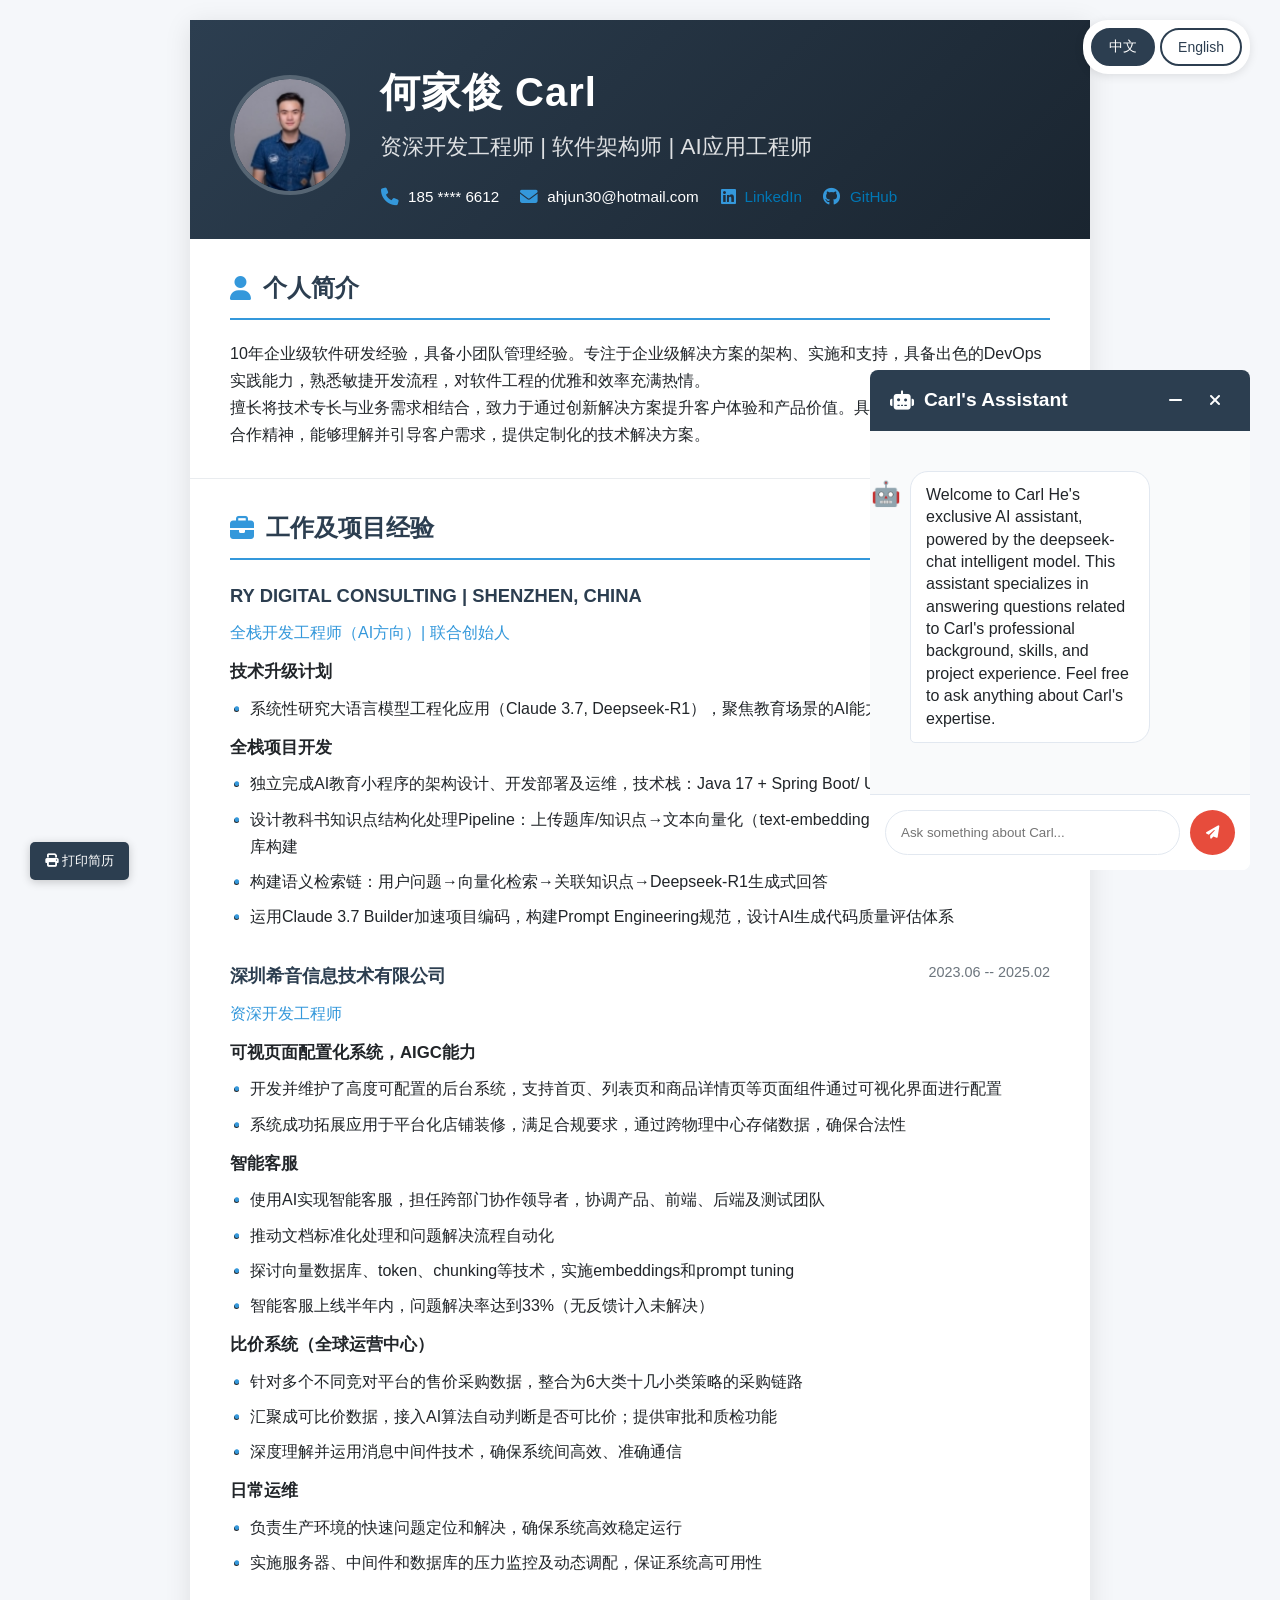
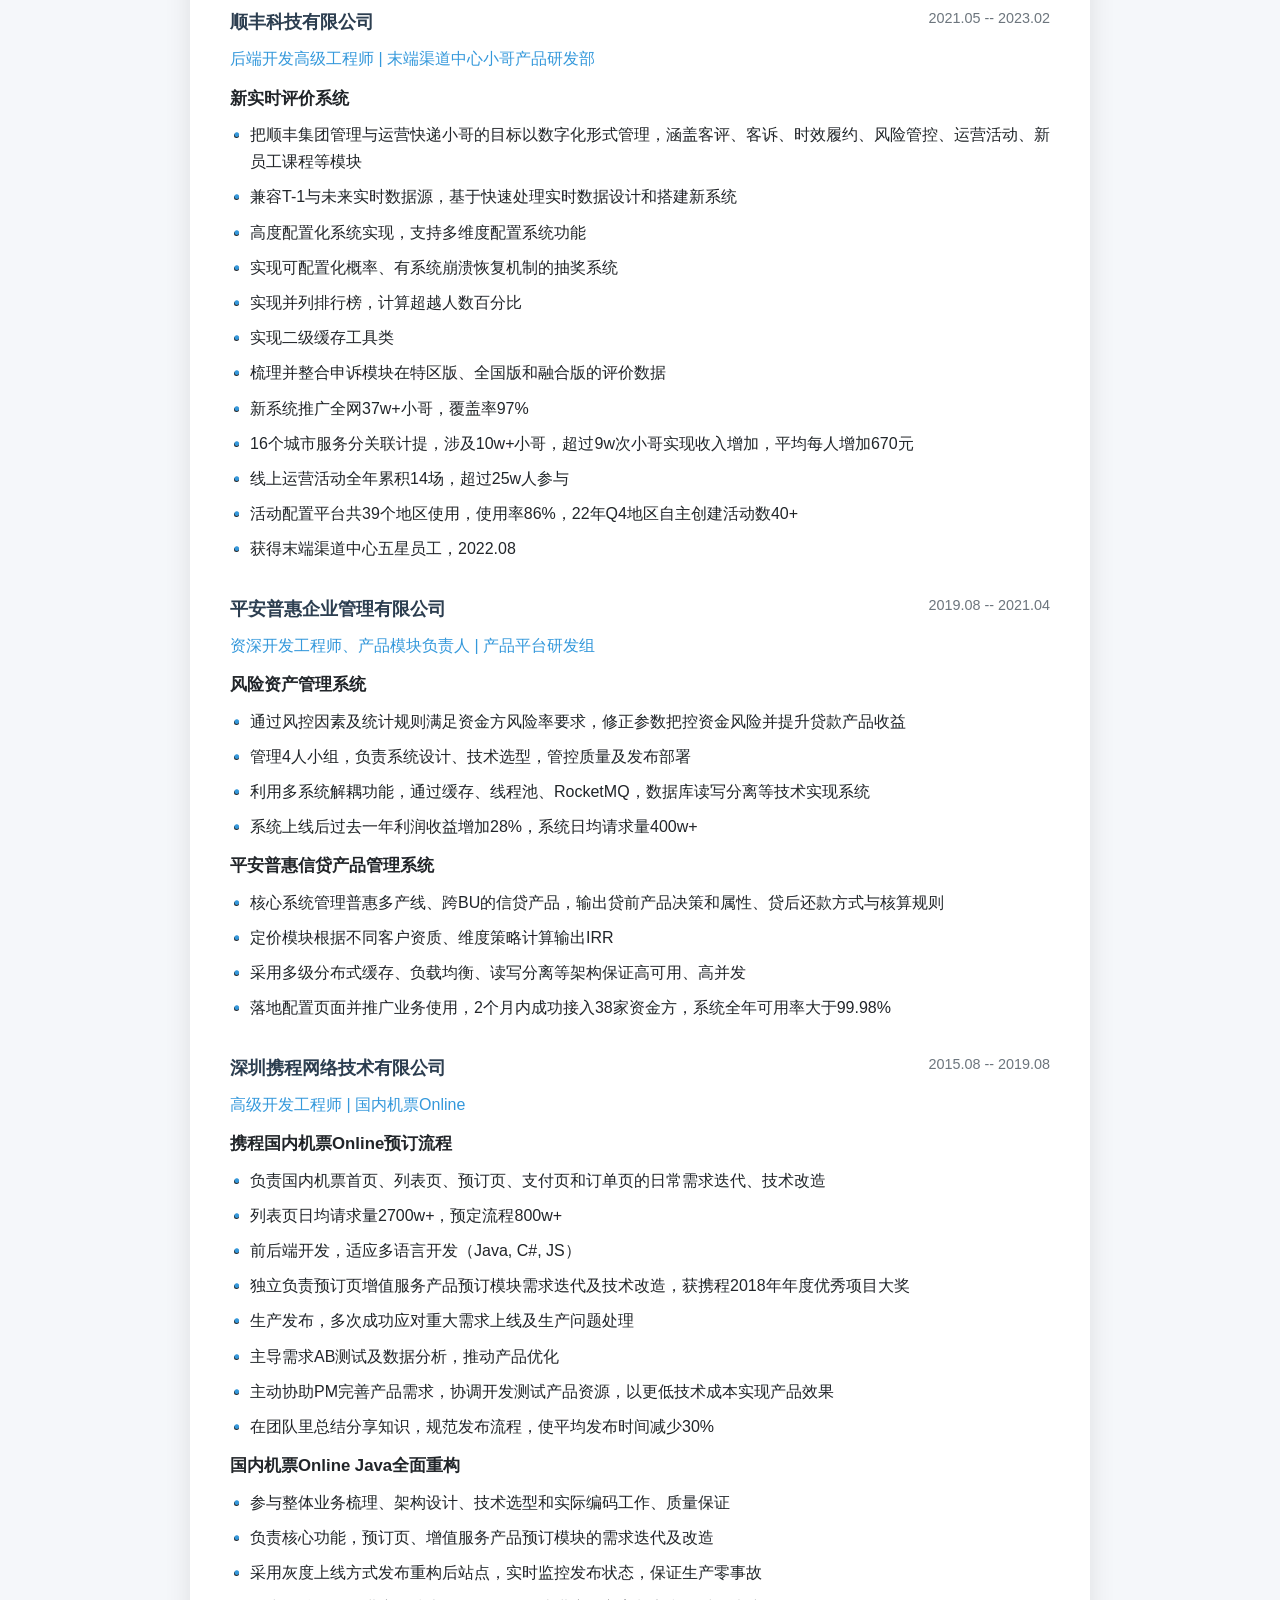
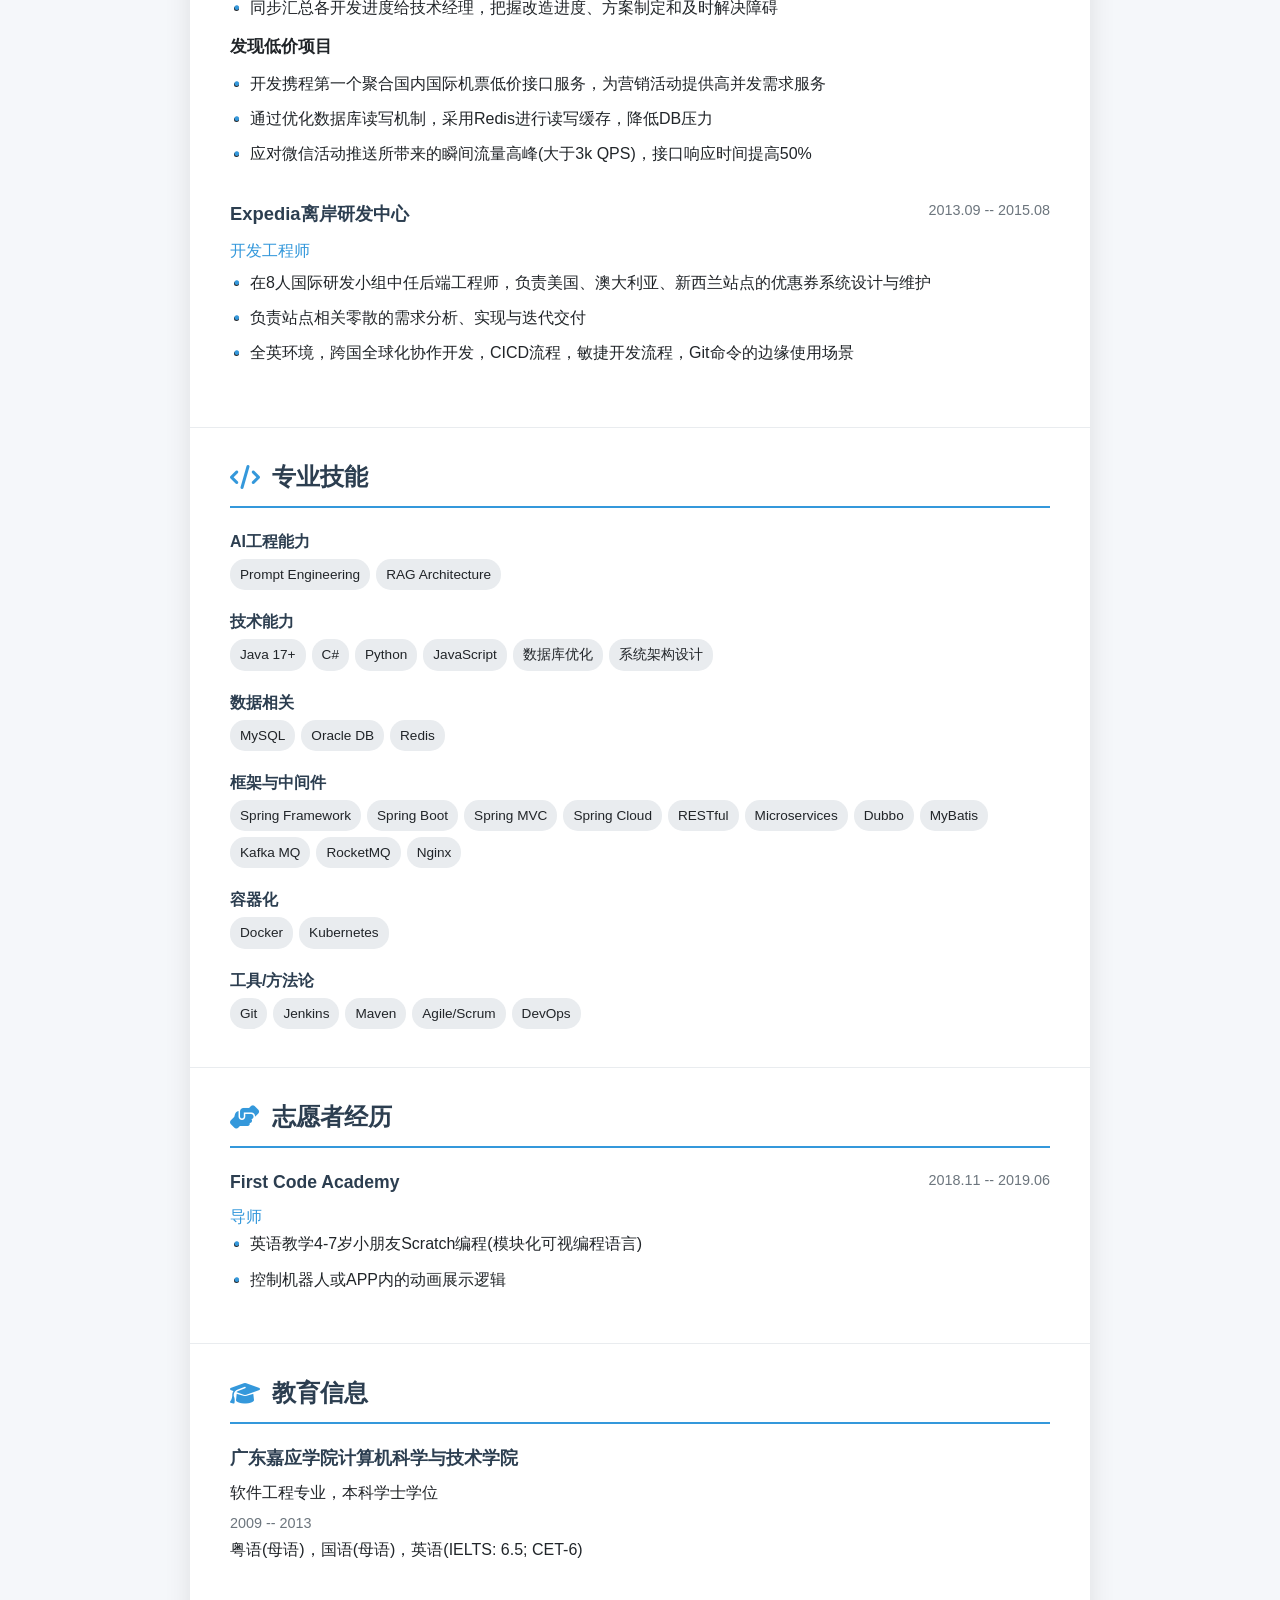
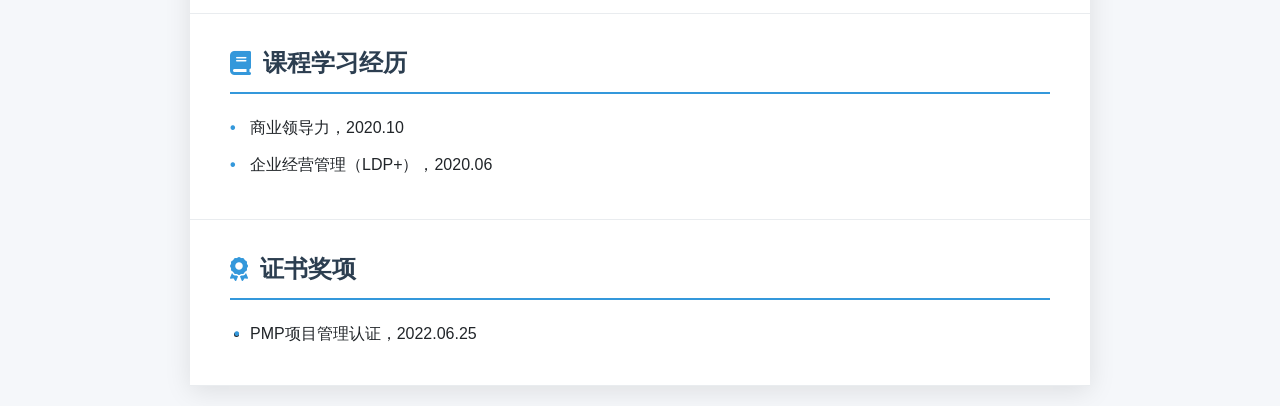
<file: index.html>
<!DOCTYPE html>
<html lang="zh-CN">
<head>
    <meta charset="UTF-8">
    <meta name="viewport" content="width=device-width, initial-scale=1.0">
    <title>何家俊(Carl) - 资深开发工程师</title>
    <link rel="stylesheet" href="https://cdnjs.cloudflare.com/ajax/libs/font-awesome/6.4.0/css/all.min.css">
    <style>
        /* resume style start */
        :root {
            --primary: #2c3e50;
            --secondary: #3498db;
            --accent: #e74c3c;
            --light: #f8f9fa;
            --dark: #212529;
            --gray: #6c757d;
            --light-gray: #e9ecef;
            --border: #dee2e6;
            --shadow: rgba(0, 0, 0, 0.1);
        }
        
        * {
            margin: 0;
            padding: 0;
            box-sizing: border-box;
        }
        
        body {
            font-family: 'Segoe UI', 'Microsoft YaHei', sans-serif;
            line-height: 1.6;
            color: var(--dark);
            background-color: #f5f7fa;
            padding: 0;
            margin: 0;
        }
        
        .resume-container {
            max-width: 900px;
            margin: 20px auto;
            background: white;
            box-shadow: 0 5px 25px var(--shadow);
            position: relative;
            overflow: hidden;
        }
        
        /* Header Styles */
        .resume-header {
            background: linear-gradient(135deg, var(--primary), #1a2530);
            color: white;
            padding: 40px 40px 30px;
            position: relative;
        }
        
        .header-content {
            display: flex;
            align-items: center;
            position: relative;
            z-index: 2;
        }
        
        .profile-img {
            width: 120px;
            height: 120px;
            border-radius: 50%;
            border: 4px solid rgba(255, 255, 255, 0.2);
            background: #2c3e50;
            display: flex;
            align-items: center;
            justify-content: center;
            margin-right: 30px;
            overflow: hidden;
        }
        
        .profile-img i {
            font-size: 60px;
            color: rgba(255, 255, 255, 0.3);
        }
        
        .header-text {
            flex: 1;
        }
        
        .name {
            font-size: 2.5rem;
            font-weight: 700;
            margin-bottom: 5px;
            letter-spacing: 1px;
        }
        
        .title {
            font-size: 1.4rem;
            font-weight: 300;
            color: rgba(255, 255, 255, 0.85);
            margin-bottom: 20px;
        }
        
        .contact-info {
            display: flex;
            flex-wrap: wrap;
            gap: 20px;
            margin-top: 15px;
        }
        
        .contact-item {
            display: flex;
            align-items: center;
            font-size: 0.95rem;
        }
        
        .contact-item i {
            margin-right: 8px;
            font-size: 1.1rem;
            width: 20px;
            text-align: center;
            color: var(--secondary);
        }
        
        /* Section Styles */
        .resume-section {
            padding: 30px 40px;
            border-bottom: 1px solid var(--light-gray);
        }
        
        .section-title {
            color: var(--primary);
            font-size: 1.5rem;
            font-weight: 600;
            margin-bottom: 20px;
            padding-bottom: 10px;
            border-bottom: 2px solid var(--secondary);
            display: flex;
            align-items: center;
        }
        
        .section-title i {
            margin-right: 12px;
            color: var(--secondary);
        }
        
        .section-content {
            line-height: 1.7;
        }
        
        /* Experience Styles */
        .experience-item {
            margin-bottom: 30px;
        }
        
        .experience-header {
            display: flex;
            justify-content: space-between;
            margin-bottom: 8px;
        }
        
        .company {
            font-weight: 600;
            font-size: 1.15rem;
            color: var(--primary);
        }
        
        .position {
            font-weight: 500;
            color: var(--secondary);
            margin: 5px 0;
        }
        
        .period {
            font-size: 0.9rem;
            color: var(--gray);
            font-weight: 500;
            white-space: nowrap;
        }
        
        .project-title {
            font-weight: 600;
            margin: 12px 0 8px;
            color: var(--dark);
            font-size: 1.05rem;
        }
        
        .achievements {
            padding-left: 20px;
        }
        
        .achievements li {
            margin-bottom: 8px;
            position: relative;
        }
        
        .achievements li::before {
            content: "•";
            color: var(--secondary);
            font-weight: bold;
            display: inline-block;
            width: 1em;
            margin-left: -1em;
        }
        
        /* Skills Styles - 优化为更紧凑的样式 */
        .skills-container {
            display: flex;
            flex-direction: column;
            gap: 10px;
        }
        
        .skill-category {
            margin-bottom: 0;
        }
        
        .skill-title {
            font-weight: 600;
            margin-bottom: 4px;
            color: var(--primary);
            font-size: 1rem;
        }
        
        .skill-items {
            display: flex;
            flex-wrap: wrap;
            gap: 6px;
            margin-bottom: 8px;
        }
        
        .skill-tag {
            background: var(--light-gray);
            padding: 4px 10px;
            border-radius: 15px;
            font-size: 0.85rem;
        }
        
        /* Education Styles */
        .education-item {
            margin-bottom: 20px;
        }
        
        .education-header {
            display: flex;
            justify-content: space-between;
            margin-bottom: 5px;
        }
        
        .institution {
            font-weight: 600;
            font-size: 1.1rem;
            color: var(--primary);
        }
        
        .degree {
            margin: 5px 0;
            color: var(--dark);
        }
        
        /* Volunteer Styles */
        .volunteer-item {
            margin-bottom: 20px;
        }
        
        .volunteer-header {
            display: flex;
            justify-content: space-between;
            margin-bottom: 5px;
        }
        
        .volunteer-org {
            font-weight: 600;
            font-size: 1.1rem;
            color: var(--primary);
        }
        
        .volunteer-role {
            font-weight: 500;
            color: var(--secondary);
        }
        
        /* Course Styles */
        .course-item {
            margin-bottom: 10px;
            padding-left: 20px;
            position: relative;
        }
        
        .course-item::before {
            content: "•";
            color: var(--secondary);
            font-weight: bold;
            position: absolute;
            left: 0;
        }
        
        /* Responsive Design */
        @media (max-width: 768px) {
            .header-content {
                flex-direction: column;
                text-align: center;
            }
            
            .profile-img {
                margin: 0 auto 20px;
            }
            
            .contact-info {
                justify-content: center;
            }
            
            .experience-header, .education-header, .volunteer-header {
                flex-direction: column;
            }
            
            .period {
                margin-top: 5px;
            }
            
            .skills-container {
                grid-template-columns: 1fr;
            }
            
            .resume-section {
                padding: 25px;
            }
            
            .resume-header {
                padding: 30px 25px;
            }
        }
        
        @media (max-width: 480px) {
            .name {
                font-size: 2rem;
            }
            
            .title {
                font-size: 1.2rem;
            }
            
            .section-title {
                font-size: 1.3rem;
            }
        }
        
        .decorative-shape,
        .decorative-shape-2 {
            display: none !important;
        }
        
        /* Phone Number Tooltip Styles */
        .phone-number {
            position: relative;
            cursor: pointer;
            transition: color 0.3s ease;
        }
        
        .phone-number:hover {
            color: var(--secondary);
        }
        
        .phone-number::after {
            content: attr(data-tooltip);
            position: absolute;
            bottom: 100%;
            left: 50%;
            transform: translateX(-50%);
            background: rgba(0, 0, 0, 0.9);
            color: white;
            padding: 8px 12px;
            border-radius: 6px;
            font-size: 0.85rem;
            white-space: nowrap;
            opacity: 0;
            visibility: hidden;
            transition: all 0.3s ease;
            z-index: 1000;
            margin-bottom: 8px;
        }
        
        .phone-number::before {
            content: '';
            position: absolute;
            bottom: 100%;
            left: 50%;
            transform: translateX(-50%);
            border: 5px solid transparent;
            border-top-color: rgba(0, 0, 0, 0.9);
            opacity: 0;
            visibility: hidden;
            transition: all 0.3s ease;
            z-index: 1000;
            margin-bottom: 3px;
        }
        
        .phone-number:hover::after,
        .phone-number:hover::before {
            opacity: 1;
            visibility: visible;
        }
        
        /* Language Toggle Styles */
        .language-toggle {
            position: fixed;
            top: 20px;
            right: 30px;
            display: flex;
            gap: 5px;
            z-index: 1001;
            background: white;
            padding: 8px;
            border-radius: 25px;
            box-shadow: 0 2px 10px rgba(0,0,0,0.1);
        }
        
        .lang-btn {
            padding: 8px 16px;
            border: 2px solid var(--primary);
            background: white;
            color: var(--primary);
            border-radius: 20px;
            cursor: pointer;
            font-size: 14px;
            font-weight: 500;
            transition: all 0.3s ease;
        }
        
        .lang-btn:hover {
            background: var(--primary);
            color: white;
        }
        
        .lang-btn.active {
            background: var(--primary);
            color: white;
        }
        
        .resume-content {
            display: block;
        }
        
        .resume-content.hidden {
            display: none;
        }
        
        /* Print Styles */
        @media print {
            body {
                background: white;
                padding: 0;
            }
            
            .resume-container {
                box-shadow: none;
                margin: 0;
                max-width: 100%;
            }
            
            .resume-header {
                padding: 20px;
            }
            
            .header-content {
                display: flex;
                flex-direction: row;
                align-items: center;
                gap: 20px;
            }
            .profile-img {
                width: 60px !important;
                height: 60px !important;
                margin: 0 !important;
                float: none !important;
                display: block !important;
            }
            .header-text {
                flex: 1;
                display: flex;
                flex-direction: column;
                justify-content: center;
            }
            .name {
                font-size: 1.3rem !important;
                font-weight: 700;
                color: black;
                text-align: left;
                margin-bottom: 2px;
                letter-spacing: 1px;
            }
            .title {
                font-size: 1rem !important;
                font-weight: 300;
                color: black;
                text-align: left;
                margin-bottom: 10px;
            }
            .contact-info {
                display: flex;
                flex-wrap: wrap;
                color: black;
                gap: 10px;
                margin-top: 5px;
                justify-content: flex-start;
                text-align: left;
                font-size: 0.85rem !important;
            }
            .contact-item {
                display: flex;
                align-items: center;
                font-size: 0.85rem !important;
                text-align: left;
            }
            .contact-item a, .contact-item span {
                font-size: 0.85rem !important;
                text-align: left;
            }
            .language-toggle {
                display: none;
            }
            .chat-widget, #reopenChatBtn {
                display: none !important;
            }
            button#printBtn {
                display: none !important;
            }
            /* 只打印当前展示的简历内容 */
            .resume-content {
                display: none !important;
            }
            .resume-content.printing {
                display: block !important;
            }
            /* LinkedIn 链接打印时显示真实 URL */
            .contact-item a[href*="linkedin"]::after {
                content: " (" attr(href) ")";
                color: #333;
                font-size: 0.95em;
                word-break: break-all;
            }
            /* 打印时在LinkedIn下方新增一行GitHub主页 */
            .contact-item.github-print-only {
                display: none;
            }
            @media print {
                .contact-item.github-print-only {
                    display: flex !important;
                    align-items: center;
                    gap: 6px;
                    font-size: 0.95em;
                    color: #24292f;
                    font-family: inherit;
                    font-weight: 500;
                    margin-top: 2px;
                }
                .contact-item.github-print-only .fa-github {
                    font-size: 1.1em;
                    margin-right: 6px;
                    color: #24292f;
                }
                .contact-item.github-print-only a {
                    color: #24292f !important;
                    text-decoration: underline !important;
                    font-weight: 500;
                    font-family: inherit;
                }
            }
        }
        /* resume style end */
        /* llm style start */
        /* Chat Widget Styles */
        .chat-widget {
            position: fixed;
            bottom: 30px;
            right: 30px;
            width: 380px;
            height: 500px;
            background-color: white;
            border-radius: 8px;
            box-shadow: var(--shadow);
            display: flex;
            flex-direction: column;
            z-index: 1000;
            overflow: hidden;
            transition: transform 0.3s ease;
            transform: translateY(0);
        }
        
        .chat-widget.minimized {
            height: 60px;
        }
        
        .chat-header {
            background-color: var(--primary);
            color: white;
            padding: 15px 20px;
            display: flex;
            justify-content: space-between;
            align-items: center;
            cursor: pointer;
        }
        
        .chat-header h2 {
            font-size: 1.2rem;
            display: flex;
            align-items: center;
            gap: 10px;
        }
        
        .chat-header .controls {
            display: flex;
            gap: 10px;
        }
        
        .chat-header .controls button {
            background: none;
            border: none;
            color: white;
            font-size: 1rem;
            cursor: pointer;
            width: 30px;
            height: 30px;
            border-radius: 50%;
            display: flex;
            align-items: center;
            justify-content: center;
            transition: background 0.3s;
        }
        
        .chat-header .controls button:hover {
            background: rgba(255, 255, 255, 0.2);
        }
        
        .chat-body {
            flex: 1;
            padding: 40px;
            overflow-y: auto;
            display: flex;
            flex-direction: column;
            gap: 15px;
            background-color: #f9fafb;
        }
        
        .chat-message {
            max-width: 80%;
            padding: 12px 15px;
            border-radius: 18px;
            line-height: 1.4;
            position: relative;
            animation: fadeIn 0.3s ease;
        }
        
        @keyframes fadeIn {
            from { opacity: 0; transform: translateY(10px); }
            to { opacity: 1; transform: translateY(0); }
        }
        
        .user-message {
            background-color: var(--accent);
            color: white;
            align-self: flex-end;
            border-bottom-right-radius: 5px;
        }
        
        .assistant-message {
            background-color: white;
            color: var(--dark);
            border: 1px solid #e2e8f0;
            align-self: flex-start;
            border-bottom-left-radius: 5px;
        }
        
        .assistant-message::before {
            content: "🤖";
            position: absolute;
            left: -40px;
            top: 5px;
            font-size: 1.5rem;
        }
        
        .user-message::after {
            content: "👤";
            position: absolute;
            right: -40px;
            top: 5px;
            font-size: 1.5rem;
        }
        
        /* 加载圆圈样式 */
        .loading-message {
            background-color: white;
            color: var(--dark);
            border: 1px solid #e2e8f0;
            align-self: flex-start;
            border-bottom-left-radius: 5px;
            display: flex;
            align-items: center;
            gap: 10px;
            padding: 12px 15px;
            max-width: 80%;
            border-radius: 18px;
            position: relative;
            animation: fadeIn 0.3s ease;
        }
        
        .loading-message::before {
            content: "🤖";
            position: absolute;
            left: -40px;
            top: 5px;
            font-size: 1.5rem;
        }
        
        .loading-spinner {
            width: 20px;
            height: 20px;
            border: 2px solid #e2e8f0;
            border-top: 2px solid var(--secondary);
            border-radius: 50%;
            animation: spin 1s linear infinite;
        }
        
        @keyframes spin {
            0% { transform: rotate(0deg); }
            100% { transform: rotate(360deg); }
        }
        

        
        .chat-input {
            padding: 15px;
            border-top: 1px solid #e2e8f0;
            display: flex;
            background-color: white;
        }
        
        .chat-input input {
            flex: 1;
            padding: 12px 15px;
            border: 1px solid #e2e8f0;
            border-radius: 30px;
            outline: none;
            transition: border 0.3s;
        }
        
        .chat-input input:focus {
            border-color: var(--accent);
        }
        
        .chat-input button {
            background-color: var(--accent);
            color: white;
            border: none;
            border-radius: 50%;
            width: 45px;
            height: 45px;
            margin-left: 10px;
            cursor: pointer;
            transition: background 0.3s;
            display: flex;
            align-items: center;
            justify-content: center;
        }
        
        .chat-input button:hover {
            background-color: #3182ce;
        }
        

        
        /* Responsive design */
        @media (max-width: 768px) {
            .chat-widget {
                width: 100%;
                height: 70vh;
                bottom: 0;
                right: 0;
                border-radius: 8px 8px 0 0;
            }
            
            .chat-widget.minimized {
                width: auto;
                height: 60px;
                right: 20px;
                bottom: 20px;
                border-radius: 8px;
            }
            
            .language-toggle {
                right: 20px;
                top: 10px;
            }
        }
        /* llm style end */
    </style>
</head>
<body>
    <div class="resume-container">
        <!-- Language Toggle Buttons -->
        <div class="language-toggle">
            <button class="lang-btn active" data-lang="zh">中文</button>
            <button class="lang-btn" data-lang="en">English</button>
        </div>

        <!-- Chinese Resume Content -->
        <div class="resume-content" id="zh-resume">
            <!-- Header Section -->
            <header class="resume-header">
                <div class="decorative-shape"></div>
                <div class="decorative-shape-2"></div>
                <div class="header-content">
                    <div class="profile-img">
                        <img src="images/portraits.jpeg" alt="Carl头像" style="width:100%;height:100%;object-fit:cover;border-radius:50%;" />
                    </div>
                    <div class="header-text">
                        <h1 class="name">何家俊 Carl</h1>
                        <div class="title">资深开发工程师 | 软件架构师 | AI应用工程师</div>
                        <div class="contact-info">
                            <div class="contact-item">
                                <i class="fas fa-phone"></i>
                                <span class="phone-number" data-tooltip="建议优先通过邮件或LinkedIn联系，谢谢您的理解">185 **** 6612</span>
                            </div>
                            <div class="contact-item">
                                <i class="fas fa-envelope"></i>
                                <span>ahjun30@hotmail.com</span>
                            </div>
                            <div class="contact-item">
                                <a href="https://www.linkedin.com/in/carlhe30/?locale=zh_CN" target="_blank" style="display:inline-flex;align-items:center;color:#0077b5;text-decoration:none;font-weight:500;">
                                    <i class="fab fa-linkedin" style="font-size:1.1em;margin-right:6px;"></i>LinkedIn
                                </a>
                            </div>
                            <div class="contact-item">
                                <i class="fab fa-github"></i>
                                <a href="https://github.com/carl30" target="_blank" style="display:inline-flex;align-items:center;color:#0077b5;text-decoration:none;font-weight:500;">
                                    GitHub
                                </a>
                            </div>
                            <div class="contact-item github-print-only" style="display:none;">
                                <i class="fab fa-github"></i>
                                <a href="https://carl30.github.io/" target="_blank">https://carl30.github.io/</a>
                            </div>
                        </div>
                    </div>
                </div>
            </header>

            <!-- Summary Section -->
            <section class="resume-section">
                <h2 class="section-title">
                    <i class="fas fa-user"></i>个人简介
                </h2>
                <div class="section-content">
                    <p>10年企业级软件研发经验，具备小团队管理经验。专注于企业级解决方案的架构、实施和支持，具备出色的DevOps实践能力，熟悉敏捷开发流程，对软件工程的优雅和效率充满热情。</p>
                    <p>擅长将技术专长与业务需求相结合，致力于通过创新解决方案提升客户体验和产品价值。具备优秀的沟通能力和团队合作精神，能够理解并引导客户需求，提供定制化的技术解决方案。</p>
                </div>
            </section>

            <!-- Experience Section - 完整保留所有经历 -->
            <section class="resume-section">
                <h2 class="section-title">
                    <i class="fas fa-briefcase"></i>工作及项目经验
                </h2>
                <div class="section-content">
                    <!-- 个人AI项目 -->
                    <div class="experience-item">
                        <div class="experience-header">
                            <div class="company">RY DIGITAL CONSULTING | SHENZHEN, CHINA</div>
                            <div class="period">2025.03-Current</div>
                        </div>
                        <div class="position">全栈开发工程师（AI方向）| 联合创始人</div>
                        
                        <div class="project-title">技术升级计划</div>
                        <ul class="achievements">
                            <li>系统性研究大语言模型工程化应用（Claude 3.7, Deepseek-R1），聚焦教育场景的AI能力集成</li>
                        </ul>
                        
                        <div class="project-title">全栈项目开发</div>
                        <ul class="achievements">
                            <li>独立完成AI教育小程序的架构设计、开发部署及运维，技术栈：Java 17 + Spring Boot/ Uni-app / Milvus / Redis</li>
                            <li>设计教科书知识点结构化处理Pipeline：上传题库/知识点→文本向量化（text-embedding-3-small）→Milvus向量库构建</li>
                            <li>构建语义检索链：用户问题→向量化检索→关联知识点→Deepseek-R1生成式回答</li>
                            <li>运用Claude 3.7 Builder加速项目编码，构建Prompt Engineering规范，设计AI生成代码质量评估体系</li>
                        </ul>
                    </div>
                    
                    <!-- 深圳希音 -->
                    <div class="experience-item">
                        <div class="experience-header">
                            <div class="company">深圳希音信息技术有限公司</div>
                            <div class="period">2023.06 -- 2025.02</div>
                        </div>
                        <div class="position">资深开发工程师</div>
                        
                        <div class="project-title">可视页面配置化系统，AIGC能力</div>
                        <ul class="achievements">
                            <li>开发并维护了高度可配置的后台系统，支持首页、列表页和商品详情页等页面组件通过可视化界面进行配置</li>
                            <li>系统成功拓展应用于平台化店铺装修，满足合规要求，通过跨物理中心存储数据，确保合法性</li>
                        </ul>
                        
                        <div class="project-title">智能客服</div>
                        <ul class="achievements">
                            <li>使用AI实现智能客服，担任跨部门协作领导者，协调产品、前端、后端及测试团队</li>
                            <li>推动文档标准化处理和问题解决流程自动化</li>
                            <li>探讨向量数据库、token、chunking等技术，实施embeddings和prompt tuning</li>
                            <li>智能客服上线半年内，问题解决率达到33%（无反馈计入未解决）</li>
                        </ul>
                        
                        <div class="project-title">比价系统（全球运营中心）</div>
                        <ul class="achievements">
                            <li>针对多个不同竞对平台的售价采购数据，整合为6大类十几小类策略的采购链路</li>
                            <li>汇聚成可比价数据，接入AI算法自动判断是否可比价；提供审批和质检功能</li>
                            <li>深度理解并运用消息中间件技术，确保系统间高效、准确通信</li>
                        </ul>
                        
                        <div class="project-title">日常运维</div>
                        <ul class="achievements">
                            <li>负责生产环境的快速问题定位和解决，确保系统高效稳定运行</li>
                            <li>实施服务器、中间件和数据库的压力监控及动态调配，保证系统高可用性</li>
                        </ul>
                    </div>
                    
                    <!-- 顺丰科技 -->
                    <div class="experience-item">
                        <div class="experience-header">
                            <div class="company">顺丰科技有限公司</div>
                            <div class="period">2021.05 -- 2023.02</div>
                        </div>
                        <div class="position">后端开发高级工程师 | 末端渠道中心小哥产品研发部</div>
                        
                        <div class="project-title">新实时评价系统</div>
                        <ul class="achievements">
                            <li>把顺丰集团管理与运营快递小哥的目标以数字化形式管理，涵盖客评、客诉、时效履约、风险管控、运营活动、新员工课程等模块</li>
                            <li>兼容T-1与未来实时数据源，基于快速处理实时数据设计和搭建新系统</li>
                            <li>高度配置化系统实现，支持多维度配置系统功能</li>
                            <li>实现可配置化概率、有系统崩溃恢复机制的抽奖系统</li>
                            <li>实现并列排行榜，计算超越人数百分比</li>
                            <li>实现二级缓存工具类</li>
                            <li>梳理并整合申诉模块在特区版、全国版和融合版的评价数据</li>
                            <li>新系统推广全网37w+小哥，覆盖率97%</li>
                            <li>16个城市服务分关联计提，涉及10w+小哥，超过9w次小哥实现收入增加，平均每人增加670元</li>
                            <li>线上运营活动全年累积14场，超过25w人参与</li>
                            <li>活动配置平台共39个地区使用，使用率86%，22年Q4地区自主创建活动数40+</li>
                            <li>获得末端渠道中心五星员工，2022.08</li>
                        </ul>
                    </div>
                    
                    <!-- 平安普惠 -->
                    <div class="experience-item">
                        <div class="experience-header">
                            <div class="company">平安普惠企业管理有限公司</div>
                            <div class="period">2019.08 -- 2021.04</div>
                        </div>
                        <div class="position">资深开发工程师、产品模块负责人 | 产品平台研发组</div>
                        
                        <div class="project-title">风险资产管理系统</div>
                        <ul class="achievements">
                            <li>通过风控因素及统计规则满足资金方风险率要求，修正参数把控资金风险并提升贷款产品收益</li>
                            <li>管理4人小组，负责系统设计、技术选型，管控质量及发布部署</li>
                            <li>利用多系统解耦功能，通过缓存、线程池、RocketMQ，数据库读写分离等技术实现系统</li>
                            <li>系统上线后过去一年利润收益增加28%，系统日均请求量400w+</li>
                        </ul>
                        
                        <div class="project-title">平安普惠信贷产品管理系统</div>
                        <ul class="achievements">
                            <li>核心系统管理普惠多产线、跨BU的信贷产品，输出贷前产品决策和属性、贷后还款方式与核算规则</li>
                            <li>定价模块根据不同客户资质、维度策略计算输出IRR</li>
                            <li>采用多级分布式缓存、负载均衡、读写分离等架构保证高可用、高并发</li>
                            <li>落地配置页面并推广业务使用，2个月内成功接入38家资金方，系统全年可用率大于99.98%</li>
                        </ul>
                    </div>
                    
                    <!-- 深圳携程 -->
                    <div class="experience-item">
                        <div class="experience-header">
                            <div class="company">深圳携程网络技术有限公司</div>
                            <div class="period">2015.08 -- 2019.08</div>
                        </div>
                        <div class="position">高级开发工程师 | 国内机票Online</div>
                        
                        <div class="project-title">携程国内机票Online预订流程</div>
                        <ul class="achievements">
                            <li>负责国内机票首页、列表页、预订页、支付页和订单页的日常需求迭代、技术改造</li>
                            <li>列表页日均请求量2700w+，预定流程800w+</li>
                            <li>前后端开发，适应多语言开发（Java, C#, JS）</li>
                            <li>独立负责预订页增值服务产品预订模块需求迭代及技术改造，获携程2018年年度优秀项目大奖</li>
                            <li>生产发布，多次成功应对重大需求上线及生产问题处理</li>
                            <li>主导需求AB测试及数据分析，推动产品优化</li>
                            <li>主动协助PM完善产品需求，协调开发测试产品资源，以更低技术成本实现产品效果</li>
                            <li>在团队里总结分享知识，规范发布流程，使平均发布时间减少30%</li>
                        </ul>
                        
                        <div class="project-title">国内机票Online Java全面重构</div>
                        <ul class="achievements">
                            <li>参与整体业务梳理、架构设计、技术选型和实际编码工作、质量保证</li>
                            <li>负责核心功能，预订页、增值服务产品预订模块的需求迭代及改造</li>
                            <li>采用灰度上线方式发布重构后站点，实时监控发布状态，保证生产零事故</li>
                            <li>同步汇总各开发进度给技术经理，把握改造进度、方案制定和及时解决障碍</li>
                        </ul>
                        
                        <div class="project-title">发现低价项目</div>
                        <ul class="achievements">
                            <li>开发携程第一个聚合国内国际机票低价接口服务，为营销活动提供高并发需求服务</li>
                            <li>通过优化数据库读写机制，采用Redis进行读写缓存，降低DB压力</li>
                            <li>应对微信活动推送所带来的瞬间流量高峰(大于3k QPS)，接口响应时间提高50%</li>
                        </ul>
                    </div>
                    
                    <!-- Expedia -->
                    <div class="experience-item">
                        <div class="experience-header">
                            <div class="company">Expedia离岸研发中心</div>
                            <div class="period">2013.09 -- 2015.08</div>
                        </div>
                        <div class="position">开发工程师</div>
                        
                        <ul class="achievements">
                            <li>在8人国际研发小组中任后端工程师，负责美国、澳大利亚、新西兰站点的优惠券系统设计与维护</li>
                            <li>负责站点相关零散的需求分析、实现与迭代交付</li>
                            <li>全英环境，跨国全球化协作开发，CICD流程，敏捷开发流程，Git命令的边缘使用场景</li>
                        </ul>
                    </div>
                </div>
            </section>

            <!-- Skills Section - 优化为更紧凑样式 -->
            <section class="resume-section">
                <h2 class="section-title">
                    <i class="fas fa-code"></i>专业技能
                </h2>
                <div class="section-content">
                    <div class="skills-container">
                        <div class="skill-category">
                            <div class="skill-title">AI工程能力</div>
                            <div class="skill-items">
                                <div class="skill-tag">Prompt Engineering</div>
                                <div class="skill-tag">RAG Architecture</div>
                            </div>
                        </div>
                        
                        <div class="skill-category">
                            <div class="skill-title">技术能力</div>
                            <div class="skill-items">
                                <div class="skill-tag">Java 17+</div>
                                <div class="skill-tag">C#</div>
                                <div class="skill-tag">Python</div>
                                <div class="skill-tag">JavaScript</div>
                                <div class="skill-tag">数据库优化</div>
                                <div class="skill-tag">系统架构设计</div>
                            </div>
                        </div>
                        
                        <div class="skill-category">
                            <div class="skill-title">数据相关</div>
                            <div class="skill-items">
                                <div class="skill-tag">MySQL</div>
                                <div class="skill-tag">Oracle DB</div>
                                <div class="skill-tag">Redis</div>
                            </div>
                        </div>
                        
                        <div class="skill-category">
                            <div class="skill-title">框架与中间件</div>
                            <div class="skill-items">
                                <div class="skill-tag">Spring Framework</div>
                                <div class="skill-tag">Spring Boot</div>
                                <div class="skill-tag">Spring MVC</div>
                                <div class="skill-tag">Spring Cloud</div>
                                <div class="skill-tag">RESTful</div>
                                <div class="skill-tag">Microservices</div>
                                <div class="skill-tag">Dubbo</div>
                                <div class="skill-tag">MyBatis</div>
                                <div class="skill-tag">Kafka MQ</div>
                                <div class="skill-tag">RocketMQ</div>
                                <div class="skill-tag">Nginx</div>
                            </div>
                        </div>
                        
                        <div class="skill-category">
                            <div class="skill-title">容器化</div>
                            <div class="skill-items">
                                <div class="skill-tag">Docker</div>
                                <div class="skill-tag">Kubernetes</div>
                            </div>
                        </div>
                        
                        <div class="skill-category">
                            <div class="skill-title">工具/方法论</div>
                            <div class="skill-items">
                                <div class="skill-tag">Git</div>
                                <div class="skill-tag">Jenkins</div>
                                <div class="skill-tag">Maven</div>
                                <div class="skill-tag">Agile/Scrum</div>
                                <div class="skill-tag">DevOps</div>
                            </div>
                        </div>
                    </div>
                </div>
            </section>

            <!-- Volunteer Section -->
            <section class="resume-section">
                <h2 class="section-title">
                    <i class="fas fa-hands-helping"></i>志愿者经历
                </h2>
                <div class="section-content">
                    <div class="volunteer-item">
                        <div class="volunteer-header">
                            <div class="volunteer-org">First Code Academy</div>
                            <div class="period">2018.11 -- 2019.06</div>
                        </div>
                        <div class="volunteer-role">导师</div>
                        <ul class="achievements">
                            <li>英语教学4-7岁小朋友Scratch编程(模块化可视编程语言)</li>
                            <li>控制机器人或APP内的动画展示逻辑</li>
                        </ul>
                    </div>
                </div>
            </section>

            <!-- Education Section -->
            <section class="resume-section">
                <h2 class="section-title">
                    <i class="fas fa-graduation-cap"></i>教育信息
                </h2>
                <div class="section-content">
                    <div class="education-item">
                        <div class="education-header">
                            <div class="institution">广东嘉应学院计算机科学与技术学院</div>
                        </div>
                        <div class="degree">软件工程专业，本科学士学位</div>
                        <div class="period">2009 -- 2013</div>
                        <p>粤语(母语)，国语(母语)，英语(IELTS: 6.5; CET-6)</p>
                    </div>
                </div>
            </section>

            <!-- Courses Section -->
            <section class="resume-section">
                <h2 class="section-title">
                    <i class="fas fa-book"></i>课程学习经历
                </h2>
                <div class="section-content">
                    <div class="course-item">商业领导力，2020.10</div>
                    <div class="course-item">企业经营管理（LDP+），2020.06</div>
                </div>
            </section>

            <!-- Certificates Section -->
            <section class="resume-section">
                <h2 class="section-title">
                    <i class="fas fa-award"></i>证书奖项
                </h2>
                <div class="section-content">
                    <ul class="achievements">
                        <li>PMP项目管理认证，2022.06.25</li>
                    </ul>
                </div>
            </section>
        </div>

        <!-- English Resume Content -->
        <div class="resume-content" id="en-resume" style="display: none;">
            <!-- Header Section -->
            <header class="resume-header">
                <div class="decorative-shape"></div>
                <div class="decorative-shape-2"></div>
                <div class="header-content">
                    <div class="profile-img">
                        <img src="images/portraits.jpeg" alt="Carl Portrait" style="width:100%;height:100%;object-fit:cover;border-radius:50%;" />
                    </div>
                    <div class="header-text">
                        <h1 class="name">Carl He</h1>
                        <div class="title">Senior Developer | Software Architect | AI Application Engineer</div>
                        <div class="contact-info">
                            <div class="contact-item">
                                <i class="fas fa-phone"></i>
                                <span class="phone-number" data-tooltip="Please contact me via email or LinkedIn first, thank you for your understanding">185 **** 6612</span>
                            </div>
                            <div class="contact-item">
                                <i class="fas fa-envelope"></i>
                                <span>ahjun30@hotmail.com</span>
                            </div>
                            <div class="contact-item">
                                <a href="https://www.linkedin.com/in/carlhe30/" target="_blank" style="display:inline-flex;align-items:center;color:#0077b5;text-decoration:none;font-weight:500;">
                                    <i class="fab fa-linkedin" style="font-size:1.1em;margin-right:6px;"></i>LinkedIn
                                </a>
                            </div>
                            <div class="contact-item">
                                <i class="fab fa-github"></i>
                                <a href="https://github.com/carl30" target="_blank" style="display:inline-flex;align-items:center;color:#0077b5;text-decoration:none;font-weight:500;">
                                    GitHub
                                </a>
                            </div>
                            <div class="contact-item github-print-only" style="display:none;">
                                <i class="fab fa-github"></i>
                                <a href="https://carl30.github.io/" target="_blank">https://carl30.github.io/</a>
                            </div>
                        </div>
                    </div>
                </div>
            </header>

            <!-- Summary Section -->
            <section class="resume-section">
                <h2 class="section-title">
                    <i class="fas fa-user"></i>Professional Summary
                </h2>
                <div class="section-content">
                    <p>Possess 10 years of experience in enterprise-level software development with small team management expertise.</p>
                    <p>Core competencies include navigating ambiguity, creative problem solving, multi-domain experience.</p>
                </div>
            </section>

            <!-- Experience Section -->
            <section class="resume-section">
                <h2 class="section-title">
                    <i class="fas fa-briefcase"></i>Professional Experience
                </h2>
                <div class="section-content">
                    <!-- RY DIGITAL CONSULTING -->
                    <div class="experience-item">
                        <div class="experience-header">
                            <div class="company">RY DIGITAL CONSULTING | SHENZHEN, CHINA</div>
                            <div class="period">2025.03-Current</div>
                        </div>
                        <div class="position">Full Stack Developer (AI Focus) | Co-founder</div>
                        
                        <div class="project-title">Technical Advancement Initiative</div>
                        <ul class="achievements">
                            <li>Systematically engineered production-grade LLM applications (Claude 3.7, Deepseek-R1) with focus on AI integration in education scenarios</li>
                        </ul>
                        
                        <div class="project-title">Full-stack Development</div>
                        <ul class="achievements">
                            <li>Architected, developed, deployed and maintained an AI-powered education mini-program using: Java 17 + Spring Boot | Uni-app | Milvus | Redis</li>
                        </ul>
                        
                        <div class="project-title">Key Achievements</div>
                        <ul class="achievements">
                            <li>Designed textbook knowledge structuring pipeline: Upload Q&A database/knowledge points → Text vectorization (text-embedding-3-small) → Milvus vector database construction</li>
                            <li>Built semantic retrieval chain: User query → Vector search → Knowledge association → Deepseek-R1 generative response</li>
                            <li>Accelerated project coding via Claude 3.7 Builder while establishing Prompt Engineering standards and AI-generated code quality assessment system</li>
                        </ul>
                    </div>
                    
                    <!-- Shein Technology Co., Ltd. -->
                    <div class="experience-item">
                        <div class="experience-header">
                            <div class="company">Shein Technology Co., Ltd.</div>
                            <div class="period">2023.06 - 2025.02</div>
                        </div>
                        <div class="position">Senior Developer in AIDC</div>
                        <p style="margin: 10px 0; color: var(--gray); font-style: italic;">SHEIN is a global leading fast-fashion cross-border e-commerce platform, offering trendy and affordable products to meet the personalized needs of young consumers worldwide.</p>
                        
                        <div class="project-title">Price Comparison System | Global Operations Center</div>
                        <ul class="achievements">
                            <li>E-commerce Price Comparison: Integrated pricing and procurement data from multiple competitive platforms into six major and several sub-strategies for procurement workflows. Consolidated data into comparable pricing and implemented AI algorithms to automatically determine price comparability. Provided approval and quality control features to ensure data integrity.</li>
                            <li>Leveraged in-depth knowledge of messaging middleware to ensure efficient and accurate communication between systems.</li>
                        </ul>
                        
                        <div class="project-title">Configurable Control Center | AIDC (Artificial Intelligence Digital Center)</div>
                        <ul class="achievements">
                            <li>Developed and maintained a highly configurable backend system, enabling visual configuration of components for homepage, list pages, and product detail pages. This significantly enhanced system usability and maintainability.</li>
                            <li>Expanded system capabilities to support platform-based store design while ensuring compliance with local regulations through cross-physical-center data storage.</li>
                            <li>Intelligent Customer Service: Implemented AI-driven intelligent customer service solutions. Led cross-department collaboration involving product, frontend, backend, and testing teams to standardize documentation processes and automate issue resolution workflows. Explored vector databases, tokens, and chunking technologies, and implemented embeddings and prompt tuning to enhance system intelligence. Achieved a 33% issue resolution rate within six months of system launch (excluding cases with no feedback).</li>
                            <li>Daily Operations: Responsible for swiftly identifying and resolving production environment issues, ensuring efficient and stable system operations. Conducted pressure monitoring and dynamic allocation for servers, middleware, and databases, guaranteeing high system availability.</li>
                        </ul>
                    </div>
                    
                    <!-- SF Technology Co., Ltd. -->
                    <div class="experience-item">
                        <div class="experience-header">
                            <div class="company">SF Technology Co., Ltd.</div>
                            <div class="period">2021.05 – 2023.02</div>
                        </div>
                        <div class="position">Senior Developer</div>
                        <p style="margin: 10px 0; color: var(--gray); font-style: italic;">SF Express is China's leading integrated logistics service provider, offering efficient, secure, and reliable delivery solutions to meet diverse customer needs.</p>
                        
                        <div class="project-title">New real-time evaluation system</div>
                        <p style="margin: 10px 0; color: var(--gray);">A system that not only evaluate courier's performance and wage, but also execute company and regional operating activities. It contains modules like customer complaints, reviews, punctuality, risk controls, operating activities, training courses, etc.</p>
                        <ul class="achievements">
                            <li>Competitive with T-1 or real-time data sources. Designed to quick reaction capability and high concurrency.</li>
                            <li>Highly configurable, multiple dimensions config controls. Such as the activity system.</li>
                            <li>Configurable lottery system, with recovery mode.</li>
                            <li>Paratactic leaderboard base on Redis zSet. Optimizing business logic on algorithm.</li>
                            <li>Implement a multi-level cache util.</li>
                            <li>Analyze and integrate issues for complicated business and logic.</li>
                            <li>This system released from 2 pilot cities (about 30000 users), to now involved over 370000 couriers, coverage reach 97% of the whole SF group.</li>
                            <li>16 cities have accrual relevant, over 100000 couriers. Over 90000 couriers have income increases. Average increase 670 per person.</li>
                            <li>Online operating activities have been held 14 times, over 250000 users. Both service quality and business incomes have been improved.</li>
                            <li>Activity configuration system have been used by 39 regions, coverage over 86%. In Q4 2022, there are more than 40 activities have been created by regions theirselves.</li>
                            <li>Five Stars Staff, 2022.08</li>
                        </ul>
                    </div>
                    
                    <!-- Ping An Pu Hui Co., Ltd. -->
                    <div class="experience-item">
                        <div class="experience-header">
                            <div class="company">Ping An Pu Hui Co., Ltd.</div>
                            <div class="period">2019.08 – 2021.04</div>
                        </div>
                        <div class="position">Senior Developer, Product module owner</div>
                        <p style="margin: 10px 0; color: var(--gray); font-style: italic;">Ping An Puhui is a financial services brand under Ping An Group, dedicated to providing convenient and secure financial solutions for individuals and small businesses, fostering the growth of inclusive finance.</p>
                        
                        <div class="project-title">Risks and assets management system</div>
                        <p style="margin: 10px 0; color: var(--gray);">A system that according to risk control factors and statistical rules, to satisfy the demands of funding parties that cooperate with us. And adjust parameters with statistics accordingly. In order to minimized funding risks and maximized profit.</p>
                        <ul class="achievements">
                            <li>Lead a team of 4.</li>
                            <li>Responsible for function design, technology selection, quality assurance and releasing products.</li>
                            <li>Decoupling system, using cache, thread pool, MQ, DB read/write separation tech-skill to rationalized system-wide functionality and maximized the performance.</li>
                            <li>After the system go live for a year, the profit had been increased 28%. Queries per day was 4 million+.</li>
                        </ul>
                        
                        <div class="project-title">Credit and loan products management system</div>
                        <p style="margin: 10px 0; color: var(--gray);">Core system in loans business. The products module contains all loan product's properties, configurations and rules. Calculating the specified loan product for each applicant, according to different business strategies. The pricing module could calculate IRR according to customer's qualification and various of pricing strategies. Then the engine module would according to the demands of funding parties, weight factor, and the result from risks and assets management system, to calculate the exact funding party.</p>
                        <ul class="achievements">
                            <li>This system helps the company expanding business rapidly.</li>
                            <li>High concurrency, high availability, multi-level cached, load balanced.</li>
                            <li>Within a year, configuration webpage helps business expanded rapidly. 38 funding parties have been collaborated with us in 2 months, because of the highly configurable system design.</li>
                        </ul>
                    </div>
                    
                    <!-- Ctrip Travel Network Technology (Shenzhen) Co., Ltd. -->
                    <div class="experience-item">
                        <div class="experience-header">
                            <div class="company">Ctrip Travel Network Technology (Shenzhen) Co., Ltd.</div>
                            <div class="period">2015.08 – 2019.08</div>
                        </div>
                        <div class="position">Senior Developer</div>
                        <p style="margin: 10px 0; color: var(--gray); font-style: italic;">Ctrip is China's leading online travel service platform, offering one-stop travel solutions including flights, hotels, vacation packages, and car rentals, enabling users to explore the world effortlessly.</p>
                        
                        <div class="project-title">Domestic flight online booking System</div>
                        <p style="margin: 10px 0; color: var(--gray);">Domestic flight online booking process is one of the primary businesses in CTrip. My daily working scope are, flight homepage, route result list page, booking detail page, payment page, and order detail page. Including the webpage and back-end server developing. Furthermore, the quires in result list page reached more than 27 million per day, booking process more than 8 million per day.</p>
                        <ul class="achievements">
                            <li>Both front-end and back-end developing (Java, C#, JavaScript).</li>
                            <li>Responsible for ancillary products (Lounge, pickup service etc.). This project rewarded annual excellent project of 2018.</li>
                            <li>Skillful on product releasing, CICD Processes. Experienced on locating live issues.</li>
                            <li>Sense of being the owner, tracking products from requirement discussion to online performance. In order to optimize product with PM.</li>
                            <li>Knowledge sharing, problem solving, solution providing, standard making.</li>
                        </ul>
                        
                        <div class="project-title">Refactoring domestic flight online booking system from C# to Java</div>
                        <p style="margin: 10px 0; color: var(--gray);">Old domestic flight online booking system went through 10 years develop, it had complex and unsolved business logic, redundant codes, unclear functions and problems left over by history. While refactoring, we still ensure requirements release on time on both C# site and Java site. Gated Launch new site while quires per day reached 27 million.</p>
                        <ul class="achievements">
                            <li>Clear business logics, architecture design, technology selection, code implementation and quality assurance.</li>
                            <li>Gated Launch new site and monitoring statistic.</li>
                        </ul>
                        
                        <div class="project-title">Fuzzy search</div>
                        <ul class="achievements">
                            <li>First team to aggregate domestic and international flight result service in Ctrip. Provide high concurrency capacity service for marketing campaigns.</li>
                            <li>Reducing read/write pressure by using Redis and DB's read write separation. In order to support Wechat campaign, which had 3k QPS at peak. Interface response 50% quicker.</li>
                        </ul>
                    </div>
                    
                    <!-- Expedia offshore RDC -->
                    <div class="experience-item">
                        <div class="experience-header">
                            <div class="company">Expedia offshore RDC</div>
                            <div class="period">2013.09 – 2015.08</div>
                        </div>
                        <div class="position">Full-stack Developer</div>
                        <p style="margin: 10px 0; color: var(--gray); font-style: italic;">Expedia is a global leading online travel service platform, offering one-stop booking services for flights, hotels, car rentals, and vacation packages, dedicated to helping users effortlessly plan their trips worldwide.</p>
                        
                        <ul class="achievements">
                            <li>Responsible for maintaining and developing US, AU and NZ's voucher system. And their requirements iterations.</li>
                        </ul>
                    </div>
                </div>
            </section>

            <!-- Skills Section -->
            <section class="resume-section">
                <h2 class="section-title">
                    <i class="fas fa-code"></i>Technical Skills
                </h2>
                <div class="section-content">
                    <div class="skills-container">
                        <div class="skill-category">
                            <div class="skill-title">AI Engineering</div>
                            <div class="skill-items">
                                <div class="skill-tag">Prompt Engineering</div>
                                <div class="skill-tag">RAG Architecture</div>
                            </div>
                        </div>
                        
                        <div class="skill-category">
                            <div class="skill-title">Technical Skills</div>
                            <div class="skill-items">
                                <div class="skill-tag">Java 17+</div>
                                <div class="skill-tag">C#</div>
                                <div class="skill-tag">Python</div>
                                <div class="skill-tag">JavaScript</div>
                                <div class="skill-tag">Database Optimization</div>
                                <div class="skill-tag">System Architecture Design</div>
                            </div>
                        </div>
                        
                        <div class="skill-category">
                            <div class="skill-title">Data-related</div>
                            <div class="skill-items">
                                <div class="skill-tag">RDBMS (MySQL, Oracle DB)</div>
                                <div class="skill-tag">NoSQL (Redis)</div>
                            </div>
                        </div>
                        
                        <div class="skill-category">
                            <div class="skill-title">Frameworks and Middleware</div>
                            <div class="skill-items">
                                <div class="skill-tag">Spring Framework (Core, Boot, MVC)</div>
                                <div class="skill-tag">Spring Cloud</div>
                                <div class="skill-tag">RESTful Services</div>
                                <div class="skill-tag">Microservices Architecture</div>
                                <div class="skill-tag">Dubbo</div>
                                <div class="skill-tag">MyBatis</div>
                                <div class="skill-tag">Kafka MQ</div>
                                <div class="skill-tag">RocketMQ</div>
                                <div class="skill-tag">Nginx</div>
                            </div>
                        </div>
                        
                        <div class="skill-category">
                            <div class="skill-title">Containerization</div>
                            <div class="skill-items">
                                <div class="skill-tag">Docker</div>
                                <div class="skill-tag">Kubernetes</div>
                            </div>
                        </div>
                        
                        <div class="skill-category">
                            <div class="skill-title">Tools/Methodologies</div>
                            <div class="skill-items">
                                <div class="skill-tag">Git</div>
                                <div class="skill-tag">Jenkins</div>
                                <div class="skill-tag">Maven</div>
                                <div class="skill-tag">Agile/Scrum</div>
                                <div class="skill-tag">DevOps Practices</div>
                                <div class="skill-tag">CI/CD</div>
                                <div class="skill-tag">Global Software Development Experience</div>
                                <div class="skill-tag">DevOps Practices</div>
                            </div>
                        </div>
                    </div>
                </div>
            </section>

            <!-- Volunteer Section -->
            <section class="resume-section">
                <h2 class="section-title">
                    <i class="fas fa-hands-helping"></i>Volunteer Experience
                </h2>
                <div class="section-content">
                    <div class="volunteer-item">
                        <div class="volunteer-header">
                            <div class="volunteer-org">First Code Academy</div>
                            <div class="period">2018.11 – 2019.06</div>
                        </div>
                        <div class="volunteer-role">Instructor</div>
                        <p style="margin: 10px 0; color: var(--gray); font-style: italic;">First Code Academy is a global leading coding education institution, focused on offering innovative programming and technology courses for young people, nurturing the next generation of tech talent.</p>
                        <ul class="achievements">
                            <li>Teaching Scratch (block-based visual programming language) to 4-7 years old children. In order to show logic on robot or animate in APP.</li>
                        </ul>
                    </div>
                </div>
            </section>

            <!-- Education Section -->
            <section class="resume-section">
                <h2 class="section-title">
                    <i class="fas fa-graduation-cap"></i>Education
                </h2>
                <div class="section-content">
                    <div class="education-item">
                        <div class="education-header">
                            <div class="institution">Computer and science, Jiaying University, Guangdong</div>
                        </div>
                        <div class="degree">Software Engineering, Bachelor, 2009 – 2013</div>
                        <div class="period">2009 -- 2013</div>
                        <p>Cantonese(Native), Mandarin(Native), English (IELTS: 6.5; CET-6)</p>
                    </div>
                </div>
            </section>

            <!-- Courses Section -->
            <section class="resume-section">
                <h2 class="section-title">
                    <i class="fas fa-book"></i>Extra Curriculum
                </h2>
                <div class="section-content">
                    <div class="course-item">Business Leadership, 2020 Oct.</div>
                    <div class="course-item">Enterprise Operating and Management (LDP+), 2020 Jun.</div>
                </div>
            </section>

            <!-- Certificates Section -->
            <section class="resume-section">
                <h2 class="section-title">
                    <i class="fas fa-award"></i>Certifications
                </h2>
                <div class="section-content">
                    <ul class="achievements">
                        <li>Project Management Professional (PMP), 2022.06.25</li>
                    </ul>
                </div>
            </section>
        </div>
    </div>

    <div class="chat-widget" id="chatWidget">
        <div class="chat-header" id="chatHeader">
            <h2><i class="fas fa-robot"></i> Carl's Assistant</h2>
            <div class="controls">
                <button id="minimizeBtn"><i class="fas fa-minus"></i></button>
                <button id="closeBtn"><i class="fas fa-times"></i></button>
            </div>
        </div>
        
        <div class="chat-body" id="chatBody">
            <div class="chat-message assistant-message">
                Welcome to Carl He's exclusive AI assistant, powered by the deepseek-chat intelligent model. This assistant specializes in answering questions related to Carl's professional background, skills, and project experience. Feel free to ask anything about Carl's expertise.
            </div>
        </div>
        
        <div class="chat-input">
            <input type="text" id="user-input" placeholder="Ask something about Carl..." autocomplete="off">
            <button id="sendBtn"><i class="fas fa-paper-plane"></i></button>
        </div>
    </div>

    <script>
        document.addEventListener('DOMContentLoaded', function() {
            // 语言切换功能
            const langBtns = document.querySelectorAll('.lang-btn');
            const zhResume = document.getElementById('zh-resume');
            const enResume = document.getElementById('en-resume');
            
            langBtns.forEach(btn => {
                btn.addEventListener('click', function() {
                    const lang = this.getAttribute('data-lang');
                    
                    // 更新按钮状态
                    langBtns.forEach(b => b.classList.remove('active'));
                    this.classList.add('active');
                    
                    // 切换简历内容
                    if (lang === 'zh') {
                        zhResume.style.display = 'block';
                        enResume.style.display = 'none';
                    } else {
                        zhResume.style.display = 'none';
                        enResume.style.display = 'block';
                    }
                });
            });
            
            // 打印前后只显示当前语言内容
            function setPrintingResume() {
                const zhResume = document.getElementById('zh-resume');
                const enResume = document.getElementById('en-resume');
                if (zhResume.style.display !== 'none') {
                    zhResume.classList.add('printing');
                    enResume.classList.remove('printing');
                } else {
                    enResume.classList.add('printing');
                    zhResume.classList.remove('printing');
                }
            }
            function clearPrintingResume() {
                document.getElementById('zh-resume').classList.remove('printing');
                document.getElementById('en-resume').classList.remove('printing');
            }
            window.addEventListener('beforeprint', setPrintingResume);
            window.addEventListener('afterprint', clearPrintingResume);
            
            // 添加打印按钮功能
            const printBtn = document.createElement('button');
            printBtn.id = 'printBtn';
            printBtn.innerHTML = '<i class="fas fa-print"></i> 打印简历';
            printBtn.style.position = 'fixed';
            printBtn.style.bottom = '20px';
            printBtn.style.left = '30px';
            printBtn.style.padding = '10px 15px';
            printBtn.style.background = 'var(--primary)';
            printBtn.style.color = 'white';
            printBtn.style.border = 'none';
            printBtn.style.borderRadius = '5px';
            printBtn.style.cursor = 'pointer';
            printBtn.style.zIndex = '1000';
            printBtn.style.boxShadow = '0 2px 10px rgba(0,0,0,0.2)';
            printBtn.addEventListener('click', function() {
                window.print();
            });
            document.body.appendChild(printBtn);
        });


        // llm logic start
        const chatWidget = document.getElementById('chatWidget');
        const chatBody = document.getElementById('chatBody');
        const userInput = document.getElementById('user-input');
        const sendBtn = document.getElementById('sendBtn');
        const minimizeBtn = document.getElementById('minimizeBtn');
        const closeBtn = document.getElementById('closeBtn');
        
        // 简历文本 - 动态从本地txt文件加载
        let carlResume = ""; // 先声明变量
        let resumeLoaded = false; // 添加加载状态标志
        
        // 页面加载时读取 txt 文件
        fetch('carl_llm_prompt.txt')
          .then(response => {
            if (!response.ok) {
              throw new Error(`HTTP error! status: ${response.status}`);
            }
            return response.text();
          })
          .then(text => {
            carlResume = text.replace(/\n/g, " "); // 如需压缩为单行
            resumeLoaded = true; // 标记加载成功
            console.log("Carl 简历 prompt 加载成功");
          })
          .catch(err => {
            carlResume = "【简历加载失败】";
            resumeLoaded = false; // 标记加载失败
            console.error("无法加载 Carl 简历 prompt：", err);
          });

        // Cloudflare Workers 代理端点
        const WORKER_URL = "https://github-ds-apikey.ahjun30.workers.dev";
        
        // Toggle chat window
        minimizeBtn.addEventListener('click', () => {
            chatWidget.classList.toggle('minimized');
            minimizeBtn.innerHTML = chatWidget.classList.contains('minimized') ? 
                '<i class="fas fa-plus"></i>' : '<i class="fas fa-minus"></i>';
        });
        
        closeBtn.addEventListener('click', () => {
            chatWidget.style.display = 'none';
            // Optionally, show a button to reopen the chat
            showReopenButton();
        });
        
        // 显示重新打开聊天窗口的按钮
        function showReopenButton() {
            // 检查是否已经存在重新打开按钮
            if (document.getElementById('reopenChatBtn')) return;
            
            const reopenBtn = document.createElement('button');
            reopenBtn.id = 'reopenChatBtn';
            reopenBtn.innerHTML = '<i class="fas fa-comments"></i> Carl\'s Assistant';
            reopenBtn.style.position = 'fixed';
            reopenBtn.style.bottom = '30px';
            reopenBtn.style.right = '30px';
            reopenBtn.style.padding = '12px 20px';
            reopenBtn.style.background = 'var(--accent)';
            reopenBtn.style.color = 'white';
            reopenBtn.style.border = 'none';
            reopenBtn.style.borderRadius = '25px';
            reopenBtn.style.cursor = 'pointer';
            reopenBtn.style.zIndex = '1000';
            reopenBtn.style.boxShadow = '0 4px 15px rgba(0,0,0,0.2)';
            reopenBtn.style.fontSize = '14px';
            reopenBtn.style.fontWeight = '500';
            reopenBtn.style.transition = 'all 0.3s ease';
            
            reopenBtn.addEventListener('mouseenter', () => {
                reopenBtn.style.transform = 'translateY(-2px)';
                reopenBtn.style.boxShadow = '0 6px 20px rgba(0,0,0,0.3)';
            });
            
            reopenBtn.addEventListener('mouseleave', () => {
                reopenBtn.style.transform = 'translateY(0)';
                reopenBtn.style.boxShadow = '0 4px 15px rgba(0,0,0,0.2)';
            });
            
            reopenBtn.addEventListener('click', () => {
                chatWidget.style.display = 'flex';
                reopenBtn.remove();
            });
            
            document.body.appendChild(reopenBtn);
        }
        
        // Send message function
        async function sendMessage() {
            const input = userInput.value.trim();
            
            if (!input) return;
            
            // 检查简历是否已成功加载
            if (!resumeLoaded) {
                const errorMsg = document.createElement('div');
                errorMsg.className = 'chat-message assistant-message';
                errorMsg.textContent = "抱歉，简历数据尚未加载完成，请稍后再试。";
                chatBody.appendChild(errorMsg);
                chatBody.scrollTop = chatBody.scrollHeight;
                return;
            }
            
            // 清空输入框
            userInput.value = "";
            
            // 创建用户消息元素
            const userMessage = document.createElement('div');
            userMessage.className = 'chat-message user-message';
            userMessage.textContent = input;
            chatBody.appendChild(userMessage);
            
            // 滚动到底部
            chatBody.scrollTop = chatBody.scrollHeight;

            // 创建并显示加载圆圈
            const loadingMessage = document.createElement('div');
            loadingMessage.className = 'loading-message';
            loadingMessage.innerHTML = '<div class="loading-spinner"></div><span>AI正在思考中...</span>';
            chatBody.appendChild(loadingMessage);
            chatBody.scrollTop = chatBody.scrollHeight;

            // 系统提示词（强化限制）
            const systemPrompt = carlResume.trim();

            try {
                // 调用 Cloudflare Workers 代理
                const response = await fetch(WORKER_URL, {
                    method: "POST",
                    headers: {
                        "Content-Type": "application/json"
                    },
                    body: JSON.stringify({
                        model: "deepseek-chat",
                        messages: [
                            { role: "system", content: systemPrompt },
                            { role: "user", content: input }
                        ],
                        temperature: 0.3,
                        max_tokens: 150
                    }),
                    mode: 'cors' // 明确指定使用CORS模式
                });

                if (!response.ok) {
                    throw new Error(`HTTP error! status: ${response.status}`);
                }

                const data = await response.json();
                const reply = data.choices[0].message.content;
                
                // 移除加载圆圈
                chatBody.removeChild(loadingMessage);
                
                // 创建AI回复消息元素
                const assistantMessage = document.createElement('div');
                assistantMessage.className = 'chat-message assistant-message';
                assistantMessage.textContent = reply;
                chatBody.appendChild(assistantMessage);
                
                // 滚动到底部
                chatBody.scrollTop = chatBody.scrollHeight;
                
            } catch (error) {
                console.error("API Error:", error);
                
                // 移除加载圆圈
                chatBody.removeChild(loadingMessage);
                
                const errorMsg = document.createElement('div');
                errorMsg.className = 'chat-message assistant-message';
                errorMsg.textContent = "Sorry, I'm having trouble answering right now. Please try again later.";
                chatBody.appendChild(errorMsg);
                chatBody.scrollTop = chatBody.scrollHeight;
            }
        }
        
        // Event listeners
        sendBtn.addEventListener('click', sendMessage);
        userInput.addEventListener('keypress', (e) => {
            if (e.key === 'Enter') sendMessage();
        });
        
        // Optional: Reopen chat button if closed
        document.addEventListener('keydown', (e) => {
            if (e.key === 'Escape' && chatWidget.style.display === 'none') {
                chatWidget.style.display = 'flex';
            }
        });
    </script>
</body>
</html>
</file>
